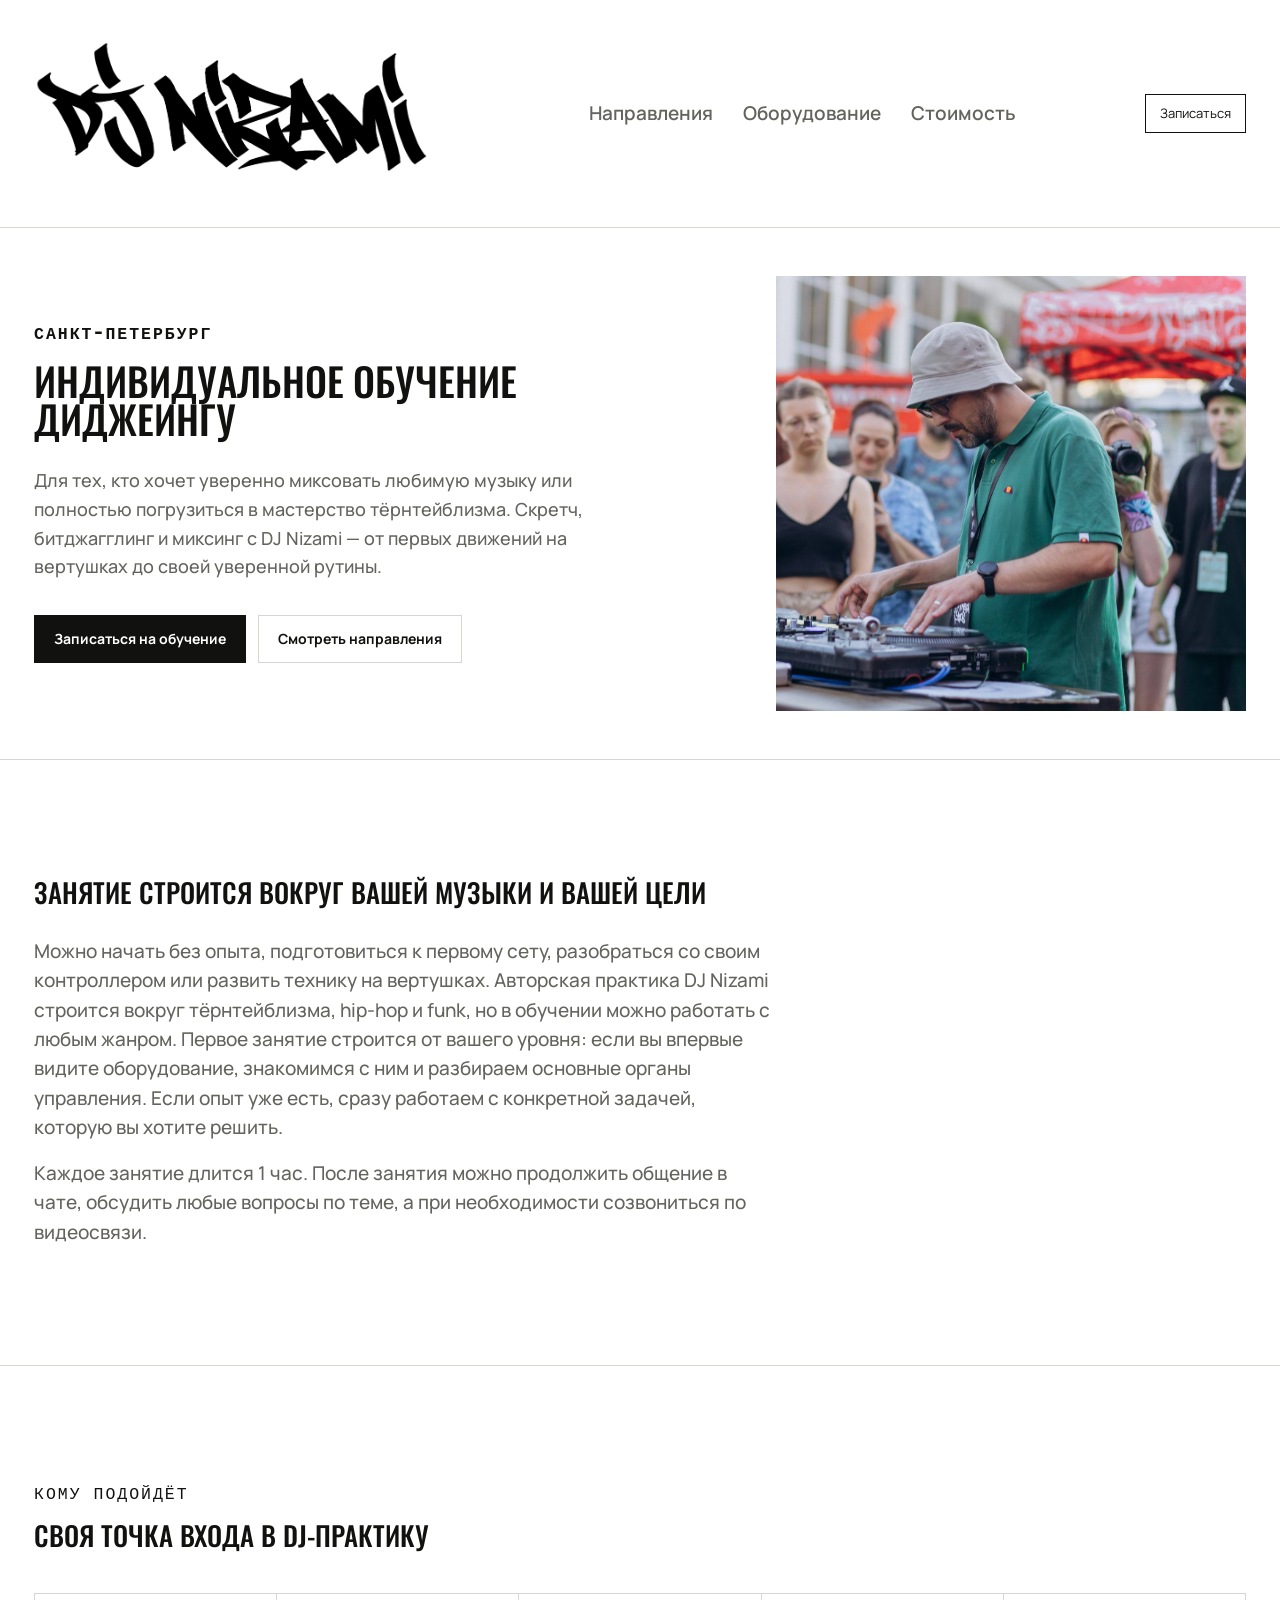
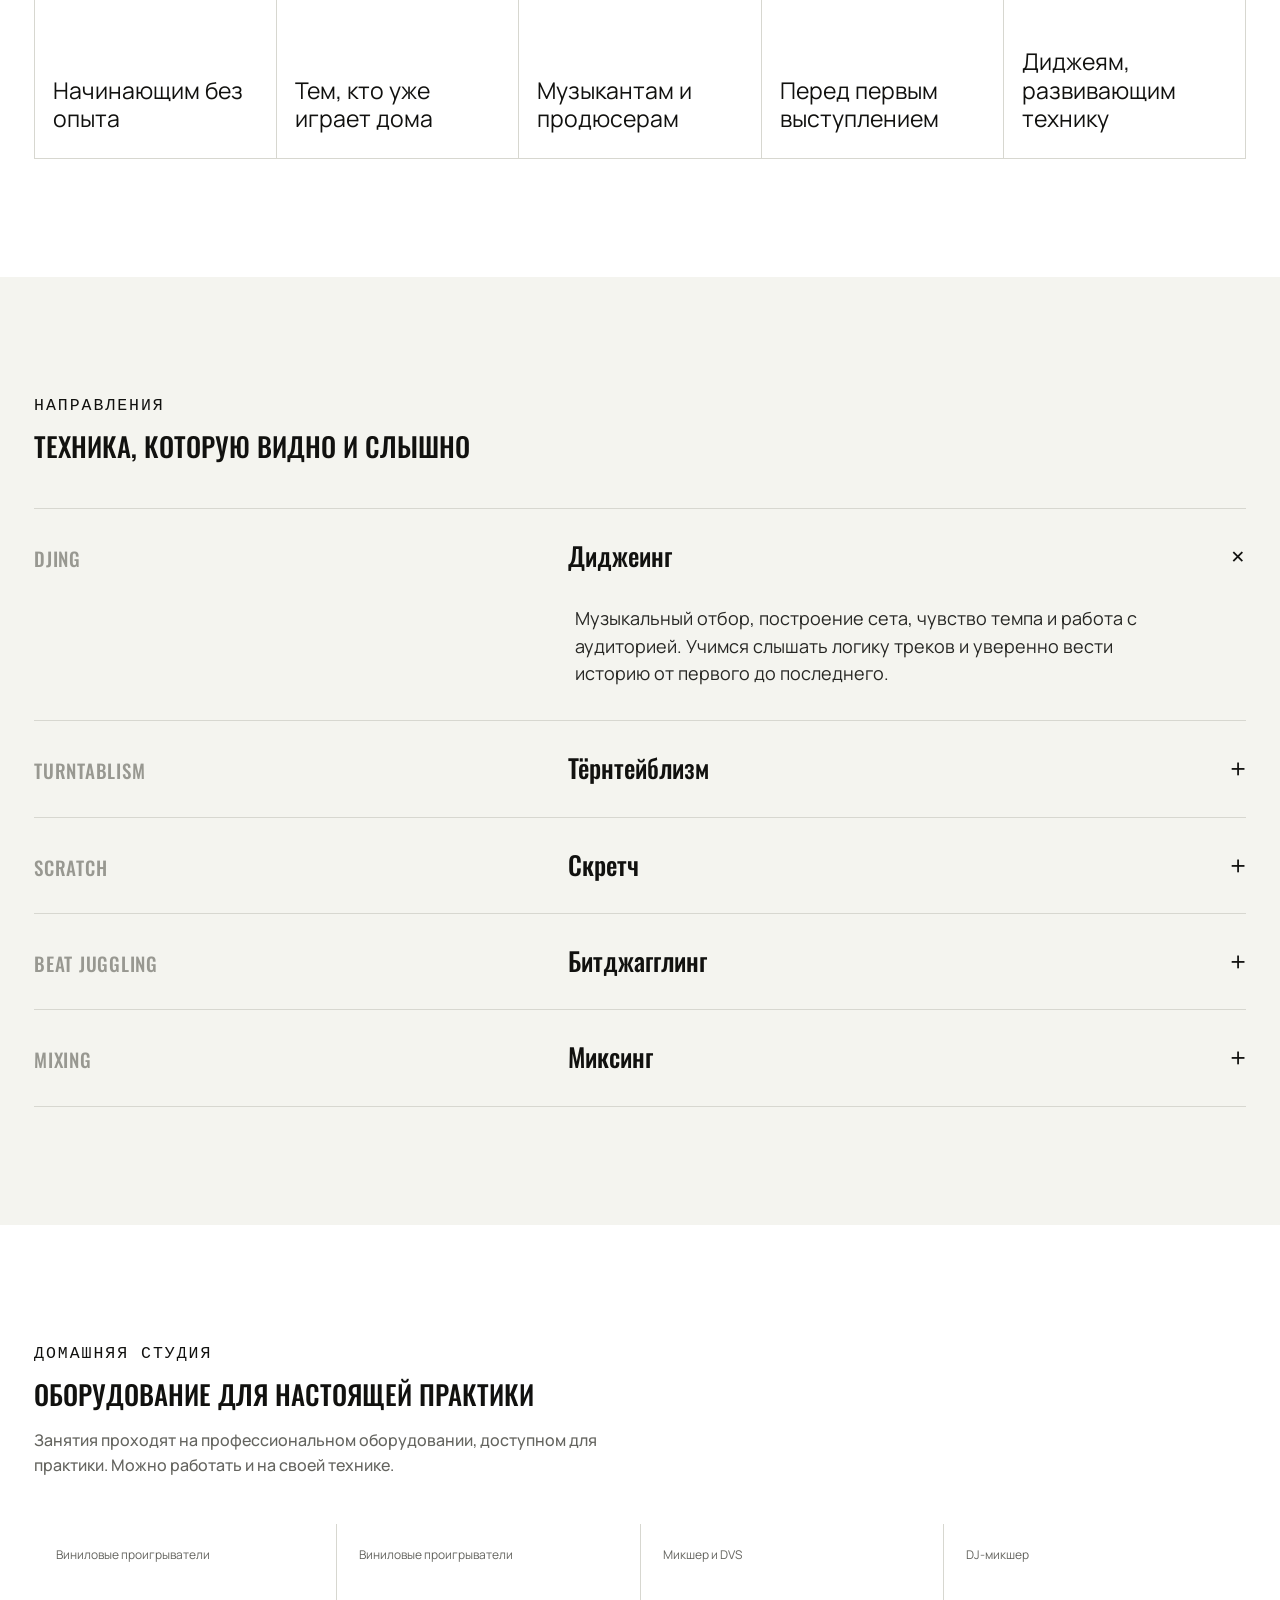
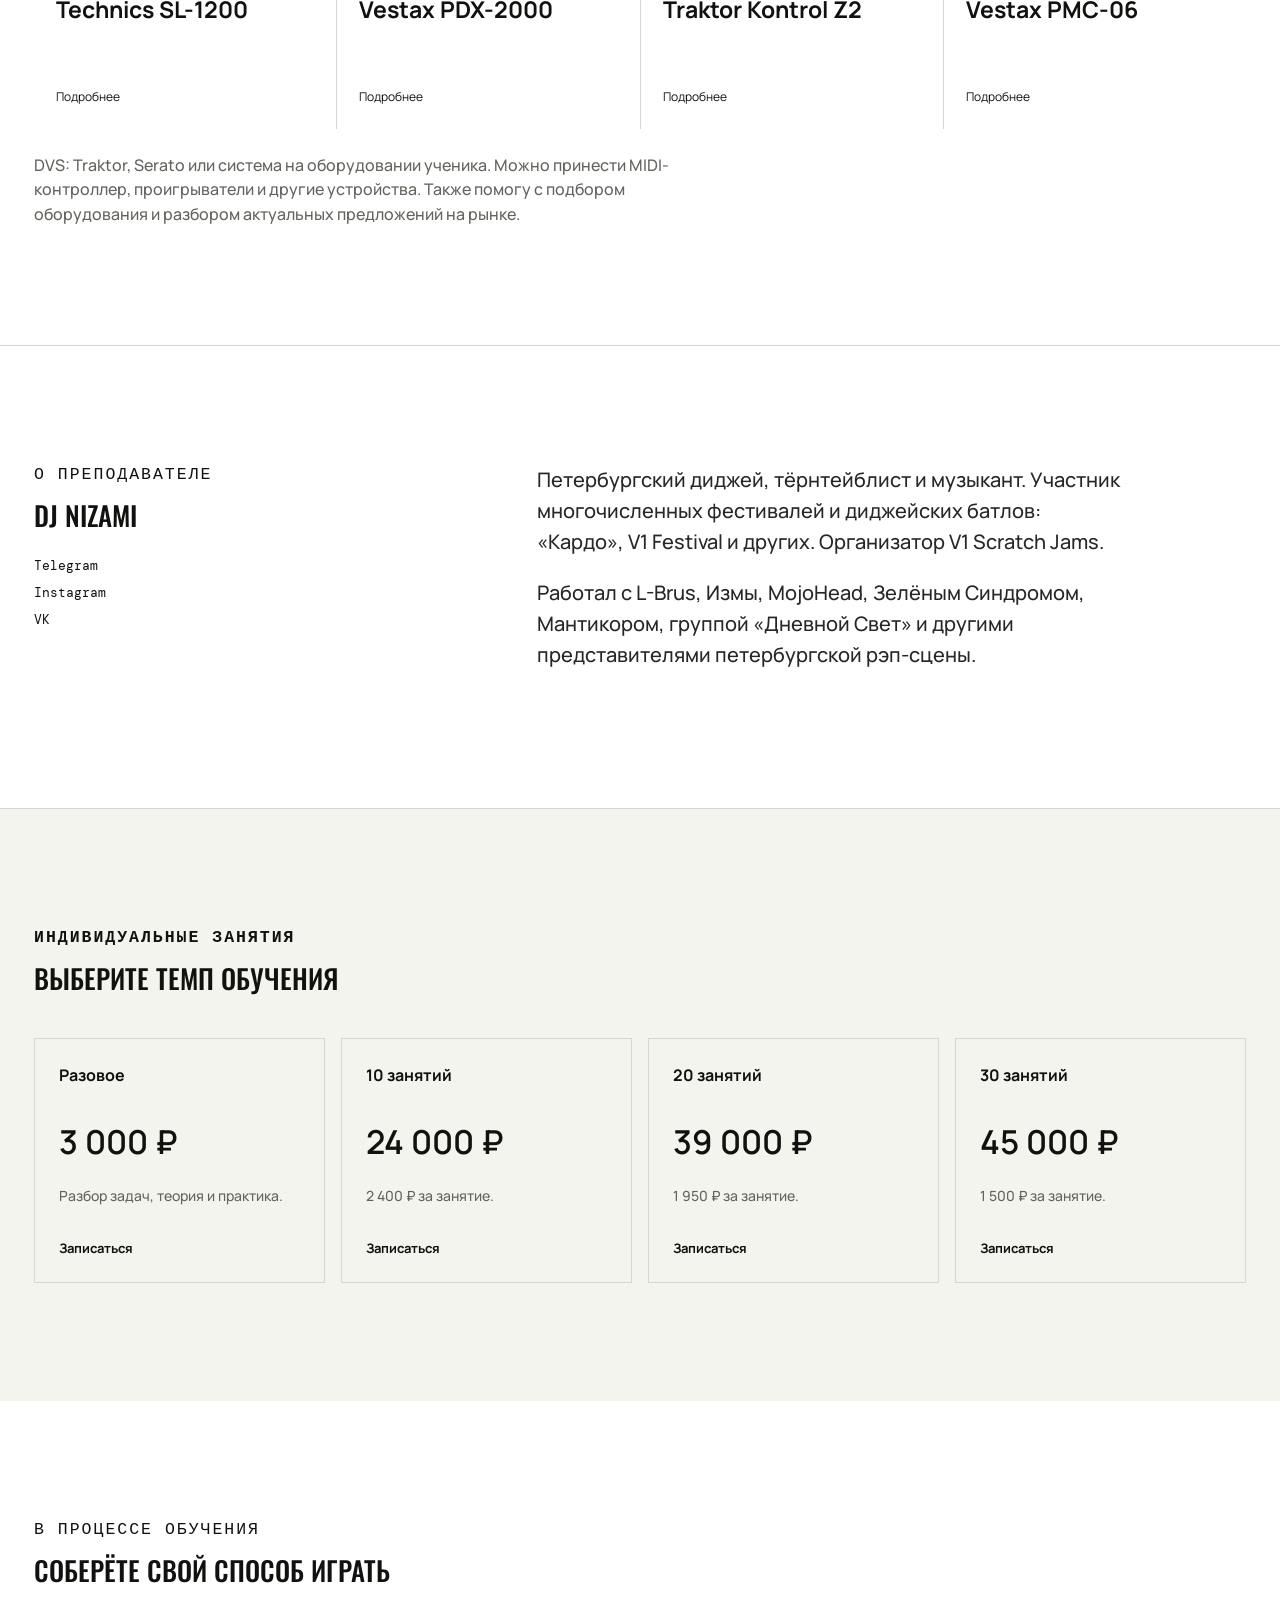
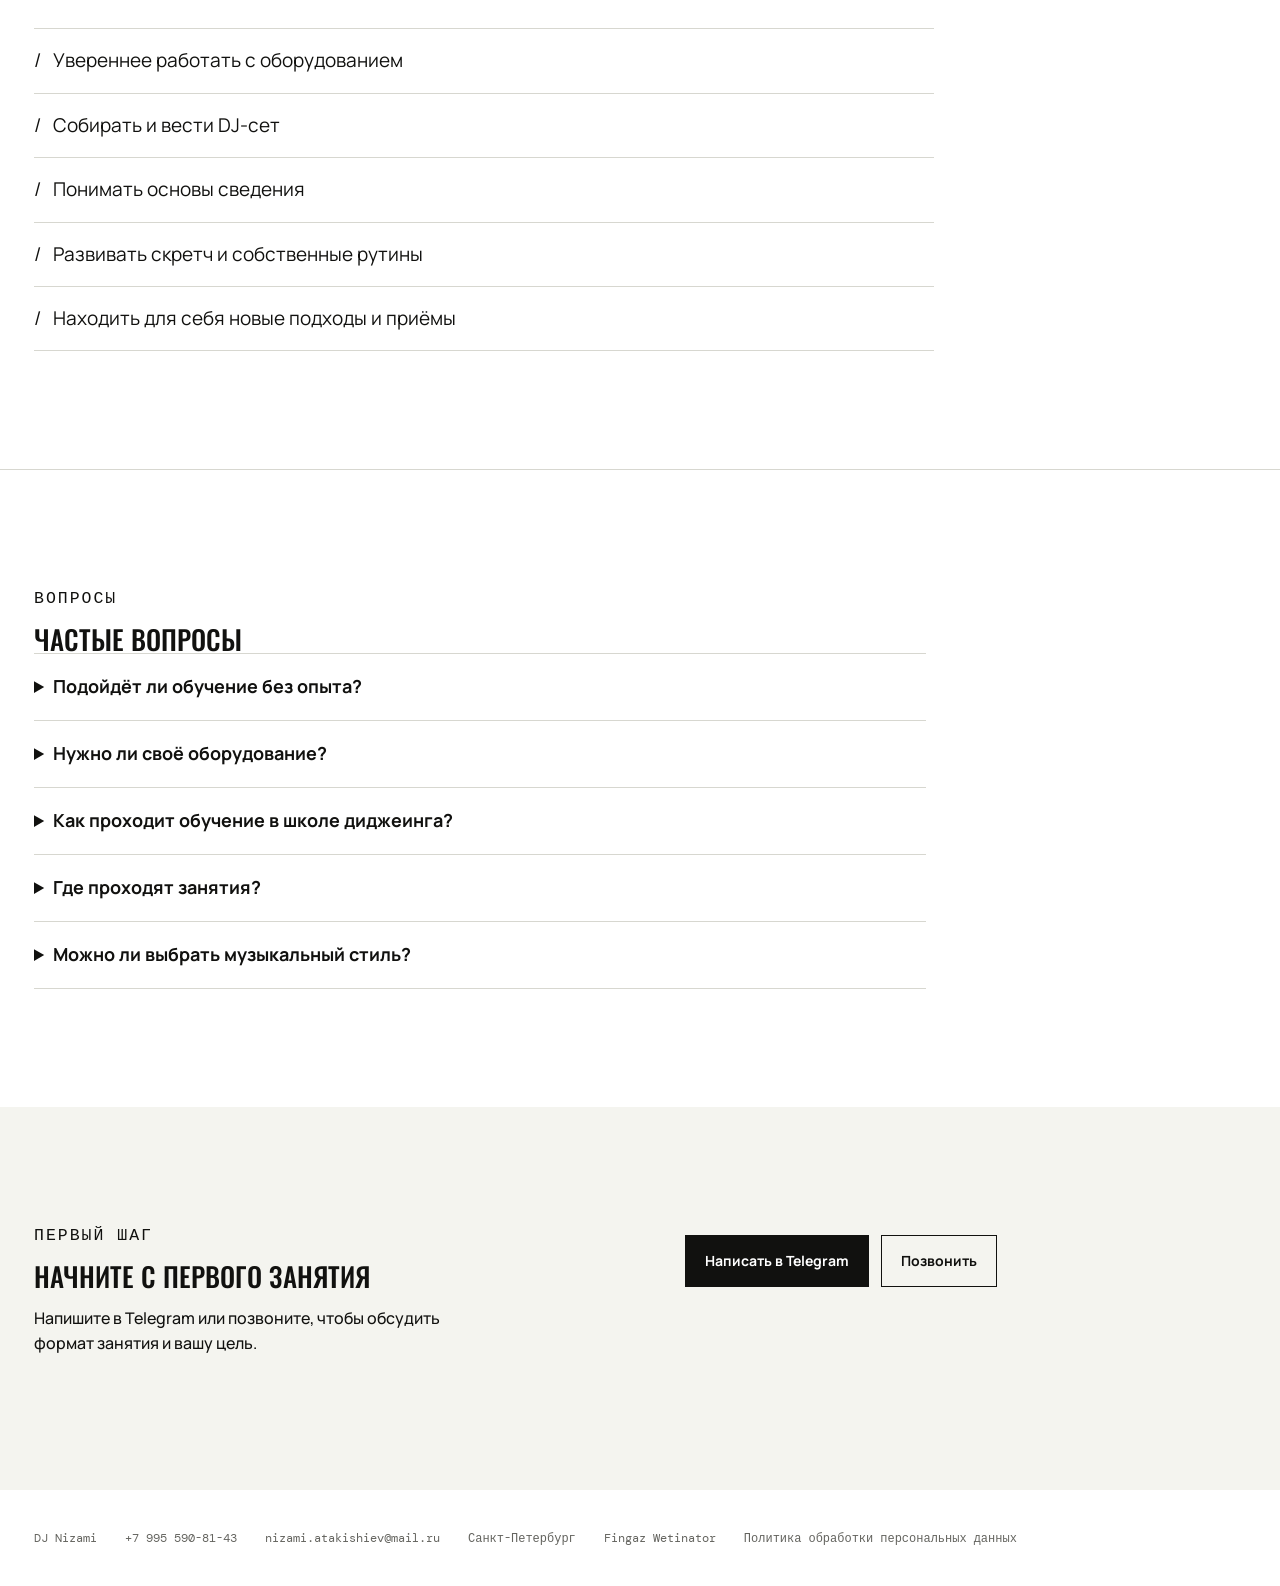
<file: index.html>
<!doctype html>
<html lang="ru">
<head>
  <meta charset="utf-8">
  <meta name="viewport" content="width=device-width, initial-scale=1">
  <meta name="description" content="Индивидуальное обучение диджеингу в Санкт-Петербурге: тёрнтейблизм, скретч, битджагглинг и миксинг с DJ Nizami.">
  <link rel="canonical" href="https://djnizami.ru/">
  <link rel="icon" type="image/png" sizes="120x120" href="/favicon-120.png?v=20260728">
  <link rel="shortcut icon" type="image/png" href="/favicon-120.png?v=20260728">
  <link rel="apple-touch-icon" sizes="120x120" href="/favicon-120.png?v=20260728">
  <meta name="theme-color" content="#ffffff">
  <meta property="og:type" content="website">
  <meta property="og:locale" content="ru_RU">
  <meta property="og:site_name" content="DJ Nizami">
  <meta property="og:url" content="https://djnizami.ru/">
  <meta property="og:title" content="DJ Nizami — обучение диджеингу">
  <meta property="og:description" content="Индивидуальные занятия с профессионалом.">
  <meta property="og:image" content="https://djnizami.ru/assets/portrait-dj-nizami.jpg">
  <meta name="twitter:card" content="summary_large_image">
  <meta name="twitter:title" content="DJ Nizami — обучение диджеингу">
  <meta name="twitter:description" content="Индивидуальные занятия с профессионалом.">
  <meta name="twitter:image" content="https://djnizami.ru/assets/portrait-dj-nizami.jpg">
  <title>DJ Nizami — обучение диджеингу в Санкт-Петербурге</title>
  <script type="application/ld+json">
    {
      "@context": "https://schema.org",
      "@type": "LocalBusiness",
      "@id": "https://djnizami.ru/#business",
      "name": "DJ Nizami",
      "url": "https://djnizami.ru/",
      "image": "https://djnizami.ru/assets/portrait-dj-nizami.jpg",
      "logo": "https://djnizami.ru/assets/logo-transparent-black.png",
      "areaServed": {
        "@type": "City",
        "name": "\u0421\u0430\u043d\u043a\u0442-\u041f\u0435\u0442\u0435\u0440\u0431\u0443\u0440\u0433"
      },
      "description": "Индивидуальное обучение диджеингу в Санкт-Петербурге.",
      "telephone": "+79955908143",
      "email": "nizami.atakishiev@mail.ru",
      "contactPoint": {
        "@type": "ContactPoint",
        "telephone": "+79955908143",
        "contactType": "\u0437\u0430\u043f\u0438\u0441\u044c \u043d\u0430 \u043e\u0431\u0443\u0447\u0435\u043d\u0438\u0435",
        "availableLanguage": "ru",
        "url": "https://djnizami.ru/#request"
      },
      "sameAs": [
        "https://t.me/djnizami",
        "https://instagram.com/djnizami",
        "https://vk.com/djnizami"
      ]
    }
  </script>
  <script type="application/ld+json">
    {
      "@context": "https://schema.org",
      "@type": "FAQPage",
      "mainEntity": [
        {
          "@type": "Question",
          "name": "Подойдёт ли обучение без опыта?",
          "acceptedAnswer": {
            "@type": "Answer",
            "text": "Да. Первое занятие строится с учётом вашей стартовой точки."
          }
        },
        {
          "@type": "Question",
          "name": "Нужно ли своё оборудование?",
          "acceptedAnswer": {
            "@type": "Answer",
            "text": "Нет, в студии есть виниловые проигрыватели и микшеры. Но можно принести и свою технику."
          }
        },
        {
          "@type": "Question",
          "name": "Как проходит обучение в школе диджеинга?",
          "acceptedAnswer": {
            "@type": "Answer",
            "text": "Занятия проходят индивидуально: вместо потоковой программы — работа под ваш уровень, музыкальные интересы и конкретную цель."
          }
        },
        {
          "@type": "Question",
          "name": "Где проходят занятия?",
          "acceptedAnswer": {
            "@type": "Answer",
            "text": "Занятия проходят в домашней студии в Санкт-Петербурге. Детали согласуем перед записью."
          }
        },
        {
          "@type": "Question",
          "name": "Можно ли выбрать музыкальный стиль?",
          "acceptedAnswer": {
            "@type": "Answer",
            "text": "Да. Хотя авторская практика связана с hip-hop и funk, на занятиях можно работать с любым жанром."
          }
        }
      ]
    }
  </script>
  <link rel="stylesheet" href="styles.css?v=20260716-2">
</head>
<body>
  <a class="skip-link" href="#main">Перейти к содержанию</a>
  <header class="site-header">
    <a class="brand" href="#top" aria-label="DJ Nizami, в начало страницы"><img src="assets/logo-transparent-black.png?v=header-20260716-2" alt="DJ Nizami"></a>
    <nav aria-label="Основная навигация">
      <a href="#directions">Направления</a>
      <a href="#equipment">Оборудование</a>
      <a href="#prices">Стоимость</a>
    </nav>
    <a class="header-cta" href="#request">Записаться</a>
  </header>

  <main id="main">
    <section class="hero" id="top" aria-labelledby="hero-title">
      <div class="hero-copy">
        <p class="eyebrow hero-location">Санкт-Петербург</p>
        <h1 id="hero-title">Индивидуальное обучение диджеингу</h1>
        <p class="hero-lead">Для тех, кто хочет уверенно миксовать любимую музыку или полностью погрузиться в мастерство тёрнтейблизма. Скретч, битджагглинг и миксинг с DJ Nizami — от первых движений на вертушках до своей уверенной рутины.</p>
        <div class="actions">
          <a class="button button-primary" href="#request">Записаться на обучение</a>
          <a class="button button-secondary" href="#directions">Смотреть направления</a>
        </div>
      </div>
      <figure class="hero-portrait hero-carousel" aria-label="Фотографии DJ Nizami за работой" tabindex="0">
        <div class="hero-carousel-track">
          <img class="hero-slide is-active" src="assets/portrait-dj-nizami.jpg" alt="Портрет DJ Nizami" fetchpriority="high">
          <img class="hero-slide" src="assets/hero-dj-nizami-01.png" alt="DJ Nizami выступает за проигрывателями" loading="lazy" aria-hidden="true">
          <img class="hero-slide" src="assets/hero-dj-nizami-05.jpg" alt="DJ Nizami за двумя проигрывателями и микшером" loading="lazy" aria-hidden="true">
          <img class="hero-slide" src="assets/hero-dj-nizami-02.png" alt="DJ Nizami за диджейским оборудованием" loading="lazy" aria-hidden="true">
          <img class="hero-slide" src="assets/hero-dj-nizami-06.png" alt="DJ Nizami играет на виниловых проигрывателях" loading="lazy" aria-hidden="true">
          <img class="hero-slide" src="assets/hero-dj-nizami-03.png" alt="DJ Nizami выступает на фестивале" loading="lazy" aria-hidden="true">
          <img class="hero-slide" src="assets/hero-dj-nizami-09.jpg" alt="DJ Nizami за микшером и проигрывателями в клубе" loading="lazy" aria-hidden="true">
          <img class="hero-slide" src="assets/hero-dj-nizami-04.png" alt="DJ Nizami играет винил перед аудиторией" loading="lazy" aria-hidden="true">
          <img class="hero-slide" src="assets/hero-dj-nizami-08.jpg" alt="DJ Nizami за ноутбуком, микшером и проигрывателями" loading="lazy" aria-hidden="true">

          <img class="hero-slide" src="assets/hero-dj-nizami-07.jpg" alt="DJ Nizami за диджейским пультом в клубе" loading="lazy" aria-hidden="true">
        </div>
      </figure>
    </section>

    <section class="intro section" aria-labelledby="intro-title">
      
      <h2 id="intro-title">Занятие строится вокруг вашей музыки и вашей цели</h2>
      <p>Можно начать без опыта, подготовиться к первому сету, разобраться со своим контроллером или развить технику на вертушках. Авторская практика DJ Nizami строится вокруг тёрнтейблизма, hip-hop и funk, но в обучении можно работать с любым жанром. Первое занятие строится от вашего уровня: если вы впервые видите оборудование, знакомимся с ним и разбираем основные органы управления. Если опыт уже есть, сразу работаем с конкретной задачей, которую вы хотите решить.</p><p>Каждое занятие длится 1 час. После занятия можно продолжить общение в чате, обсудить любые вопросы по теме, а при необходимости созвониться по видеосвязи.</p>
    </section>

    <section class="audience section" aria-labelledby="audience-title">
      <div class="section-heading"><p class="eyebrow">Кому подойдёт</p><h2 id="audience-title">Своя точка входа в DJ-практику</h2></div>
      <ul class="audience-grid">
        <li>Начинающим без опыта</li><li>Тем, кто уже играет дома</li><li>Музыкантам и продюсерам</li><li>Перед первым выступлением</li><li>Диджеям, развивающим технику</li>
      </ul>
    </section>

    <section class="directions section" id="directions" aria-labelledby="directions-title">
      <div class="section-heading"><p class="eyebrow">Направления</p><h2 id="directions-title">Техника, которую видно и слышно</h2></div>
      <div class="direction-list">
        <article class="direction is-active">
          <button class="direction-toggle" type="button" aria-expanded="true"><span class="direction-en">DJING</span><span class="direction-ru">Диджеинг</span><span class="toggle-mark" aria-hidden="true">+</span></button>
          <div class="direction-body"><p>Музыкальный отбор, построение сета, чувство темпа и работа с аудиторией. Учимся слышать логику треков и уверенно вести историю от первого до последнего.</p></div>
        </article>
        <article class="direction has-video">
          <button class="direction-toggle" type="button" aria-expanded="false"><span class="direction-en">TURNTABLISM</span><span class="direction-ru">Тёрнтейблизм</span><span class="toggle-mark" aria-hidden="true">+</span></button>
          <div class="direction-body direction-media"><p>Подход, в котором проигрыватели и микшер становятся инструментом живого исполнения. Работа с пластинкой, фейдером, ритмом и собственным почерком.</p><iframe src="https://rutube.ru/play/embed/26ecca52fcd74cde586143cfe38fbb86/" title="Пример тёрнтейблизма от DJ Nizami" loading="lazy" allow="clipboard-write; autoplay" allowfullscreen></iframe></div>
        </article>
        <article class="direction">
          <button class="direction-toggle" type="button" aria-expanded="false"><span class="direction-en">SCRATCH</span><span class="direction-ru">Скретч</span><span class="toggle-mark" aria-hidden="true">+</span></button>
          <div class="direction-body"><p>Управление звуком движением пластинки и кроссфейдера: от чистой базы до выразительных комбинаций, которые органично звучат в музыке.</p></div>
        </article>
        <article class="direction">
          <button class="direction-toggle" type="button" aria-expanded="false"><span class="direction-en">BEAT JUGGLING</span><span class="direction-ru">Битджагглинг</span><span class="toggle-mark" aria-hidden="true">+</span></button>
          <div class="direction-body"><p>Сборка нового ритма из двух копий записи. Лупы, акценты, перестановка фраз и чувство рисунка, который можно сыграть руками.</p></div>
        </article>
        <article class="direction has-video">
          <button class="direction-toggle" type="button" aria-expanded="false"><span class="direction-en">MIXING</span><span class="direction-ru">Миксинг</span><span class="toggle-mark" aria-hidden="true">+</span></button>
          <div class="direction-body direction-media"><p>Точные и музыкальные переходы между треками: синхронизация, фразировка, эквализация и динамика сета.</p><iframe src="https://rutube.ru/play/embed/db1e8961c2b7a7fbd7297ec2999d8719/" title="Пример миксинга от DJ Nizami" loading="lazy" allow="clipboard-write; autoplay" allowfullscreen></iframe></div>
        </article>
      </div>
    </section>

    <section class="equipment section" id="equipment" aria-labelledby="equipment-title">
      <div class="section-heading"><p class="eyebrow">Домашняя студия</p><h2 id="equipment-title">Оборудование для настоящей практики</h2><p>Занятия проходят на профессиональном оборудовании, доступном для практики. Можно работать и на своей технике.</p></div>
      <div class="equipment-grid">
        <button class="equipment-card" data-device="technics" type="button"><span>Виниловые проигрыватели</span><strong>Technics SL-1200</strong><i>Подробнее</i><span class="equipment-preview"><img src="assets/technics-sl-1200.jpg" alt="Виниловый проигрыватель Technics SL-1200"></span></button>
        <button class="equipment-card" data-device="vestax-deck" type="button"><span>Виниловые проигрыватели</span><strong>Vestax PDX-2000</strong><i>Подробнее</i><span class="equipment-preview"><img src="assets/vestax-pdx-2000.webp" alt="Виниловый проигрыватель Vestax PDX-2000"></span></button>
        <button class="equipment-card" data-device="z2" type="button"><span>Микшер и DVS</span><strong>Traktor Kontrol Z2</strong><i>Подробнее</i><span class="equipment-preview"><img src="assets/traktor-kontrol-z2.jpg" alt="Микшер Traktor Kontrol Z2"></span></button>
        <button class="equipment-card" data-device="pmc" type="button"><span>DJ-микшер</span><strong>Vestax PMC-06</strong><i>Подробнее</i><span class="equipment-preview"><img src="assets/vestax-pmc-06.jpg" alt="DJ-микшер Vestax PMC-06"></span></button>
      </div>
      <p class="equipment-note">DVS: Traktor, Serato или система на оборудовании ученика. Можно принести MIDI-контроллер, проигрыватели и другие устройства. Также помогу с подбором оборудования и разбором актуальных предложений на рынке.</p>
    </section>

    <section class="teacher section" aria-labelledby="teacher-title">
      <div class="teacher-aside"><p class="eyebrow">О преподавателе</p><h2 id="teacher-title">DJ Nizami</h2><div class="socials"><a href="https://t.me/djnizami" target="_blank" rel="noreferrer">Telegram</a><a href="https://instagram.com/djnizami" target="_blank" rel="noreferrer">Instagram</a><a href="https://vk.com/djnizami" target="_blank" rel="noreferrer">VK</a></div></div>
      <div class="teacher-copy"><p>Петербургский диджей, тёрнтейблист и музыкант. Участник многочисленных фестивалей и диджейских батлов: «Кардо», V1 Festival и других. Организатор V1 Scratch Jams.</p><p>Работал с L-Brus, Измы, MojoHead, Зелёным Синдромом, Мантикором, группой «Дневной Свет» и другими представителями петербургской рэп-сцены.</p></div>
    </section>

    <section class="prices section" id="prices" aria-labelledby="prices-title">
      <div class="section-heading"><p class="eyebrow price-label">Индивидуальные занятия</p><h2 id="prices-title">Выберите темп обучения</h2></div>
      <div class="price-grid">
        <article><h3>Разовое</h3><p class="price">3 000 ₽</p><p>Разбор задач, теория и практика.</p><a href="#request">Записаться</a></article>
        <article><h3>10 занятий</h3><p class="price">24 000 ₽</p><p>2 400 ₽ за занятие.</p><a href="#request">Записаться</a></article>
        <article><h3>20 занятий</h3><p class="price">39 000 ₽</p><p>1 950 ₽ за занятие.</p><a href="#request">Записаться</a></article>
        <article><h3>30 занятий</h3><p class="price">45 000 ₽</p><p>1 500 ₽ за занятие.</p><a href="#request">Записаться</a></article>
      </div>
    </section>

    <section class="results section" aria-labelledby="results-title"><p class="eyebrow">В процессе обучения</p><h2 id="results-title">Соберёте свой способ играть</h2><ul><li>Увереннее работать с оборудованием</li><li>Собирать и вести DJ-сет</li><li>Понимать основы сведения</li><li>Развивать скретч и собственные рутины</li><li>Находить для себя новые подходы и приёмы</li></ul></section>

    <section class="faq section" aria-labelledby="faq-title"><p class="eyebrow">Вопросы</p><h2 id="faq-title">Частые вопросы</h2><details><summary>Подойдёт ли обучение без опыта?</summary><p>Да. Первое занятие строится с учётом вашей стартовой точки.</p></details><details><summary>Нужно ли своё оборудование?</summary><p>Нет, в студии есть виниловые проигрыватели и микшеры. Но можно принести и свою технику.</p></details><details><summary>Как проходит обучение в школе диджеинга?</summary><p>Занятия проходят индивидуально: вместо потоковой программы — работа под ваш уровень, музыкальные интересы и конкретную цель.</p></details><details><summary>Где проходят занятия?</summary><p>Занятия проходят в домашней студии в Санкт-Петербурге. Детали согласуем перед записью.</p></details><details><summary>Можно ли выбрать музыкальный стиль?</summary><p>Да. Хотя авторская практика связана с hip-hop и funk, на занятиях можно работать с любым жанром.</p></details></section>

    <section class="request section" id="request" aria-labelledby="request-title">
      <div>
        <p class="eyebrow">Первый шаг</p>
        <h2 id="request-title">Начните с первого занятия</h2>
        <p>Напишите в Telegram или позвоните, чтобы обсудить формат занятия и вашу цель.</p>
      </div>
      <div class="request-actions" aria-label="Связаться с DJ Nizami">
        <a class="button button-primary" href="https://t.me/djnizami" target="_blank" rel="noreferrer">Написать в Telegram</a>
        <a class="button button-secondary" href="tel:+79955908143">Позвонить</a>
      </div>
    </section>
  </main>

  <footer><span>DJ Nizami</span><a href="tel:+79955908143">+7 995 590-81-43</a><a href="mailto:nizami.atakishiev@mail.ru">nizami.atakishiev@mail.ru</a><span>Санкт-Петербург</span><a href="https://fingaz-wetinator.ru/" target="_blank" rel="noreferrer">Fingaz Wetinator</a><a href="privacy.html">Политика обработки персональных данных</a></footer>
  <dialog id="device-dialog"><button class="dialog-close" type="button" aria-label="Закрыть">×</button><p class="eyebrow" id="dialog-kicker"></p><h2 id="dialog-title"></h2><p id="dialog-text"></p></dialog>
  <button class="back-to-top" type="button" aria-label="Наверх" title="Наверх">↑</button>
  <script src="script.js?v=20260721-carousel-2"></script>
</body>
</html>
</file>
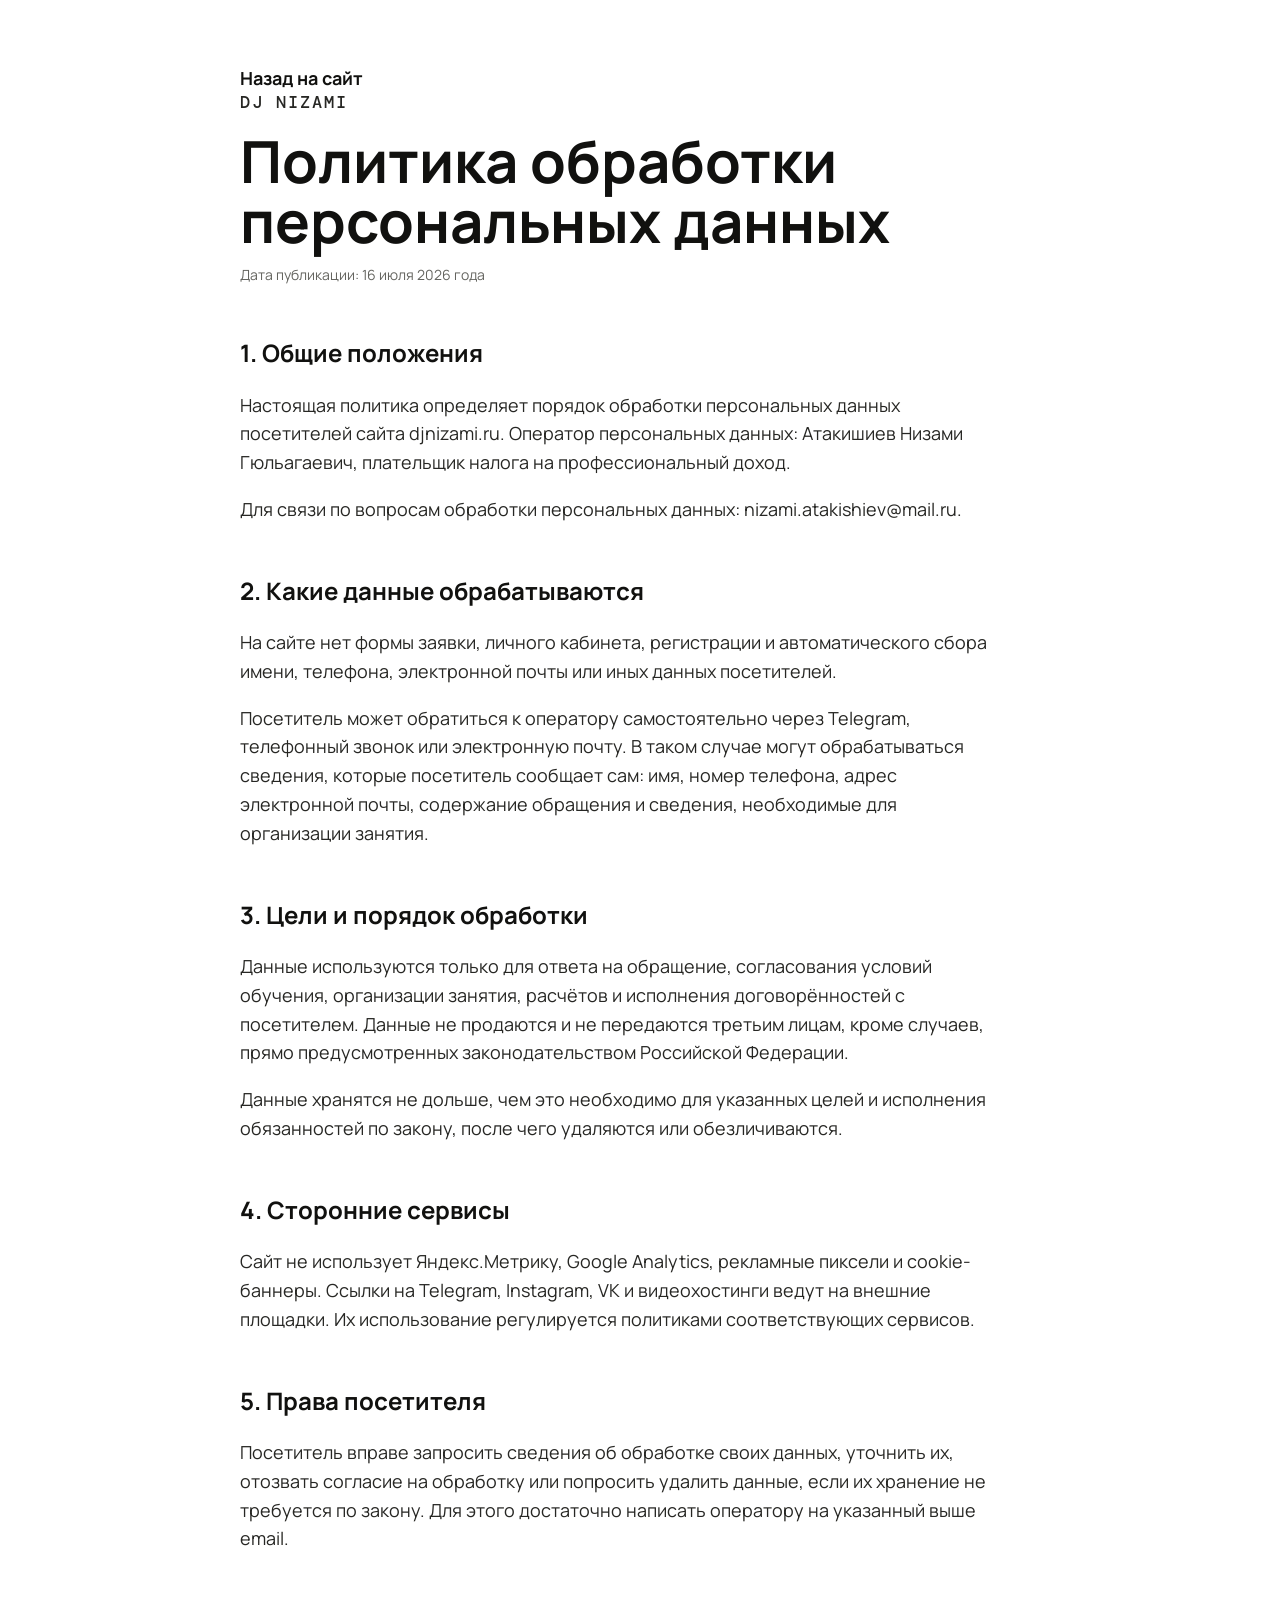
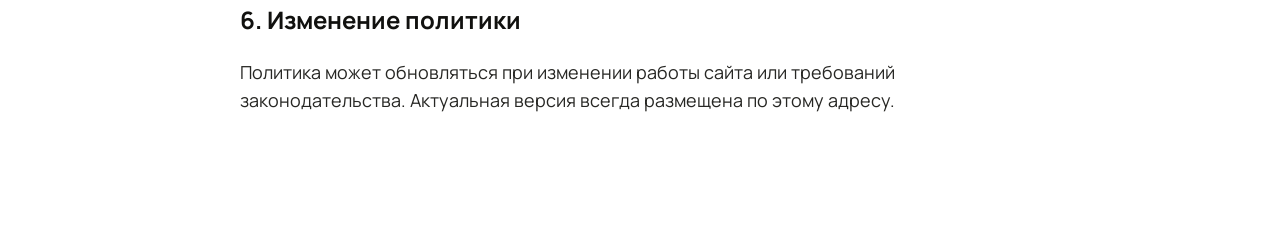
<file: privacy.html>
<!doctype html>
<html lang="ru">
<head>
  <meta charset="utf-8">
  <meta name="viewport" content="width=device-width, initial-scale=1">
  <meta name="robots" content="noindex">
  <title>Политика обработки персональных данных | DJ Nizami</title>
  <link rel="stylesheet" href="styles.css">
  <link rel="icon" type="image/png" sizes="120x120" href="/favicon-120.png?v=20260728">
  <link rel="apple-touch-icon" sizes="120x120" href="/favicon-120.png?v=20260728">
</head>
<body>
  <main class="privacy-page">
    <a class="privacy-back" href="index.html">Назад на сайт</a>
    <p class="eyebrow">DJ Nizami</p>
    <h1>Политика обработки персональных данных</h1>
    <p class="privacy-date">Дата публикации: 16 июля 2026 года</p>
    <section>
      <h2>1. Общие положения</h2>
      <p>Настоящая политика определяет порядок обработки персональных данных посетителей сайта djnizami.ru. Оператор персональных данных: Атакишиев Низами Гюльагаевич, плательщик налога на профессиональный доход.</p>
      <p>Для связи по вопросам обработки персональных данных: <a href="mailto:nizami.atakishiev@mail.ru">nizami.atakishiev@mail.ru</a>.</p>
    </section>
    <section>
      <h2>2. Какие данные обрабатываются</h2>
      <p>На сайте нет формы заявки, личного кабинета, регистрации и автоматического сбора имени, телефона, электронной почты или иных данных посетителей.</p>
      <p>Посетитель может обратиться к оператору самостоятельно через Telegram, телефонный звонок или электронную почту. В таком случае могут обрабатываться сведения, которые посетитель сообщает сам: имя, номер телефона, адрес электронной почты, содержание обращения и сведения, необходимые для организации занятия.</p>
    </section>
    <section>
      <h2>3. Цели и порядок обработки</h2>
      <p>Данные используются только для ответа на обращение, согласования условий обучения, организации занятия, расчётов и исполнения договорённостей с посетителем. Данные не продаются и не передаются третьим лицам, кроме случаев, прямо предусмотренных законодательством Российской Федерации.</p>
      <p>Данные хранятся не дольше, чем это необходимо для указанных целей и исполнения обязанностей по закону, после чего удаляются или обезличиваются.</p>
    </section>
    <section>
      <h2>4. Сторонние сервисы</h2>
      <p>Сайт не использует Яндекс.Метрику, Google Analytics, рекламные пиксели и cookie-баннеры. Ссылки на Telegram, Instagram, VK и видеохостинги ведут на внешние площадки. Их использование регулируется политиками соответствующих сервисов.</p>
    </section>
    <section>
      <h2>5. Права посетителя</h2>
      <p>Посетитель вправе запросить сведения об обработке своих данных, уточнить их, отозвать согласие на обработку или попросить удалить данные, если их хранение не требуется по закону. Для этого достаточно написать оператору на указанный выше email.</p>
    </section>
    <section>
      <h2>6. Изменение политики</h2>
      <p>Политика может обновляться при изменении работы сайта или требований законодательства. Актуальная версия всегда размещена по этому адресу.</p>
    </section>
  </main>
</body>
</html>
</file>
<file: styles.css>
:root { --ink:#11110f; --muted:#64645f; --ground:#ffffff; --panel:#f4f4ef; --line:#d7d7d0; --accent:#11110f; --dark:#ffffff; }
* { box-sizing:border-box; }
html { scroll-behavior:smooth; }
body { margin:0; background:var(--ground); color:var(--ink); font:16px/1.55 Manrope,Arial,sans-serif; }
a { color:inherit; text-decoration:none; } button { font:inherit; cursor:pointer; }
.skip-link { position:fixed; left:16px; top:-80px; background:var(--accent); color:#10100e; padding:10px 14px; z-index:99; }.skip-link:focus { top:16px; }
.site-header { height:76px; max-width:1320px; margin:auto; padding:0 34px; display:flex; align-items:center; justify-content:space-between; gap:28px; border-bottom:1px solid var(--line); }.brand { font-weight:800; letter-spacing:.08em; }.site-header nav { display:flex; gap:30px; color:var(--muted); font-size:19px; line-height:1; font-weight:800; }.site-header nav a:hover,.socials a:hover,footer a:hover { color:var(--accent); }.header-cta { border:1px solid var(--accent); color:var(--accent); padding:8px 14px; font-size:13px; }
.hero,.section,footer { max-width:1320px; margin:auto; padding-left:34px; padding-right:34px; }.hero { min-height:670px; display:grid; grid-template-columns:1fr minmax(320px, .8fr); align-items:stretch; border-bottom:1px solid var(--line); }.hero-copy { align-self:center; max-width:720px; padding:64px 55px 64px 0; }.eyebrow { margin:0 0 16px; font:500 11px/1.25 'DM Mono',monospace; letter-spacing:.12em; text-transform:uppercase; color:var(--accent); }.hero h1 { font-size:clamp(44px,6.1vw,88px); line-height:.99; letter-spacing:0; margin:0; max-width:700px; }.hero-lead { font-size:18px; line-height:1.6; color:var(--muted); max-width:600px; margin:28px 0 34px; }.actions { display:flex; gap:12px; flex-wrap:wrap; }.button { min-height:48px; display:inline-flex; align-items:center; justify-content:center; padding:12px 19px; font-size:14px; font-weight:700; }.button-primary { background:var(--accent); color:#ffffff; border:1px solid var(--accent); }.button-secondary { border:1px solid var(--line); }.hero-portrait { margin:0; min-height:100%; position:relative; overflow:hidden; border-left:1px solid var(--line); }.hero-portrait img { display:block; height:100%; width:100%; object-fit:cover; filter:grayscale(.35) contrast(1.06); }.hero-portrait figcaption { position:absolute; left:18px; bottom:18px; font:11px 'DM Mono',monospace; color:#fff; }
.section { padding-top:118px; padding-bottom:118px; }.intro { max-width:930px; margin-left:max(0px, calc((100vw - 1320px)/2)); }.intro h2,.section h2 { margin:0; font-size:clamp(32px,4.2vw,59px); line-height:1.06; max-width:920px; }.intro > p { max-width:740px; margin:30px 0 0; font-size:19px; color:var(--muted); }.intro > p + p { margin-top:16px; }.section-heading > p:last-child { max-width:580px; color:var(--muted); margin:20px 0 0; }
.audience { border-top:1px solid var(--line); }.audience-grid { list-style:none; display:grid; padding:0; margin:44px 0 0; grid-template-columns:repeat(5,1fr); border-top:1px solid var(--line); border-left:1px solid var(--line); }.audience-grid li { padding:25px 18px; min-height:165px; border-right:1px solid var(--line); border-bottom:1px solid var(--line); font-size:23px; line-height:1.25; display:flex; align-items:flex-end; }
.directions { background:var(--panel); max-width:none; padding-left:max(34px, calc((100vw - 1320px)/2 + 34px)); padding-right:max(34px, calc((100vw - 1320px)/2 + 34px)); }.direction-list { margin-top:48px; border-top:1px solid var(--line); }.direction { border-bottom:1px solid var(--line); transition:background .25s ease; }.direction-toggle { color:inherit; border:0; background:none; padding:26px 0; width:100%; text-align:left; display:grid; grid-template-columns:minmax(130px,.8fr) minmax(180px,1fr) auto; align-items:baseline; gap:20px; }.direction-en { color:#989891; font-size:clamp(20px,3vw,38px); font-weight:800; letter-spacing:.04em; }.direction-ru { font-size:clamp(27px,4vw,54px); font-weight:700; }.toggle-mark { font-size:28px; color:var(--accent); transition:transform .25s; }.direction.is-active .toggle-mark { transform:rotate(45deg); }.direction-body { display:grid; grid-template-columns:minmax(130px,.8fr) minmax(180px,1fr) auto; gap:20px; max-height:0; overflow:hidden; opacity:0; transition:max-height .4s ease, opacity .25s ease, padding .3s ease; }.direction.is-active .direction-body { max-height:640px; opacity:1; padding:0 0 32px; }.direction-body p { margin:0; grid-column:2; max-width:580px; font-size:18px; color:#272724; }.direction-media video,.direction-media iframe { grid-column:3; grid-row:1; width:min(380px,28vw); aspect-ratio:16 / 9; height:auto; max-height:220px; border:0; border-radius:8px; background:#000; }
.equipment { border-bottom:1px solid var(--line); }.equipment-grid { display:grid; grid-template-columns:repeat(4,1fr); gap:1px; background:var(--line); margin-top:46px; }.equipment-card { border:0; background:var(--dark); color:var(--ink); min-height:205px; text-align:left; padding:22px; display:flex; flex-direction:column; align-items:flex-start; }.equipment-card:hover { background:#ecece6; }.equipment-card span,.equipment-card i { color:var(--muted); font-size:12px; font-style:normal; }.equipment-card strong { font-size:23px; line-height:1.15; margin-top:32px; }.equipment-card i { margin-top:auto; color:var(--accent); }.equipment-note { max-width:700px; color:var(--muted); margin:24px 0 0; }
.teacher { display:grid; grid-template-columns:.8fr 1.2fr; gap:30px; border-bottom:1px solid var(--line); }.teacher-copy { max-width:590px; font-size:20px; color:#272724; }.teacher-copy p:first-child { margin-top:0; }.socials { display:flex; flex-wrap:wrap; gap:18px; margin-top:28px; font:13px 'DM Mono',monospace; color:var(--accent); }
.prices { background:var(--panel); max-width:none; padding-left:max(34px, calc((100vw - 1320px)/2 + 34px)); padding-right:max(34px, calc((100vw - 1320px)/2 + 34px)); }.price-grid { display:grid; grid-template-columns:repeat(4,1fr); margin-top:46px; gap:16px; }.price-grid article { min-height:245px; border:1px solid var(--line); padding:24px; display:flex; flex-direction:column; }.price-grid h3 { margin:0; font-size:16px; }.price { margin:28px 0 4px; color:var(--accent); font-size:33px; font-weight:800; }.price-grid article > p:last-of-type { color:var(--muted); font-size:14px; }.price-grid a { margin-top:auto; color:var(--accent); font-size:13px; font-weight:700; }
.results { border-bottom:1px solid var(--line); }.results ul { list-style:none; padding:0; margin:44px 0 0; max-width:900px; }.results li { border-top:1px solid var(--line); padding:17px 0; font-size:19px; }.results li:last-child { border-bottom:1px solid var(--line); }.results li::before { content:'/'; color:var(--accent); margin-right:12px; }.faq { max-width:960px; margin-left:max(0px, calc((100vw - 1320px)/2)); }.faq details { border-top:1px solid var(--line); padding:19px 0; }.faq details:last-child { border-bottom:1px solid var(--line); }.faq summary { cursor:pointer; font-size:18px; font-weight:700; }.faq details p { max-width:680px; color:var(--muted); margin:15px 0 4px; }
.request { background:#f4f4ef; color:#11110f; max-width:none; padding-left:max(34px, calc((100vw - 1320px)/2 + 34px)); padding-right:max(34px, calc((100vw - 1320px)/2 + 34px)); display:grid; grid-template-columns:1fr 1fr; gap:90px; }.request .eyebrow { color:#11110f; }.request h2 { max-width:550px; }.request > div > p:last-child { max-width:450px; }.request-actions { display:flex; flex-wrap:wrap; align-self:start; gap:12px; padding-top:10px; }.request-actions .button { min-height:52px; margin:0; }.request .button-primary { background:#11110f; color:#ffffff; border-color:#11110f; }.request .button-secondary { background:transparent; color:#11110f; border-color:#11110f; }
footer { min-height:96px; display:flex; flex-wrap:wrap; align-items:center; gap:13px 28px; color:var(--muted); font:12px 'DM Mono',monospace; }.dialog-close { position:absolute; right:16px; top:12px; background:none; color:var(--ink); border:0; font-size:32px; }.dialog-close:focus-visible,.direction-toggle:focus-visible,.equipment-card:focus-visible,a:focus-visible,button:focus-visible,summary:focus-visible { outline:2px solid var(--accent); outline-offset:4px; }dialog { max-width:610px; border:1px solid var(--line); background:#ffffff; color:var(--ink); padding:42px; }dialog::backdrop { background:rgba(0,0,0,.72); }dialog h2 { margin:0 0 18px; font-size:34px; }dialog p { color:#272724; }dialog #dialog-skills { color:var(--accent); }
@media (max-width:800px) { .site-header { padding:0 18px; height:65px; }.site-header nav { display:none; }.hero,.section,footer { padding-left:18px; padding-right:18px; }.hero { grid-template-columns:1fr; min-height:auto; }.hero-copy { padding:68px 0 40px; }.hero h1 { font-size:50px; }.hero-portrait { min-height:375px; border-left:0; border-top:1px solid var(--line); }.section { padding-top:76px; padding-bottom:76px; }.intro { margin-left:0; }.intro > p,.direction-body p { font-size:17px; }.audience-grid { grid-template-columns:1fr 1fr; }.audience-grid li { min-height:100px; }.directions,.prices,.request { padding-left:18px; padding-right:18px; }.direction-toggle { grid-template-columns:1fr auto; gap:8px; }.direction-en { grid-column:1; grid-row:1; font-size:20px; }.direction-ru { grid-column:1; grid-row:2; }.toggle-mark { grid-column:2; grid-row:1 / span 2; }.direction-body { display:block; }.direction.is-active .direction-body { padding-bottom:25px; }.direction-media video,.direction-media iframe { width:100%; max-height:none; margin-top:20px; }.equipment-grid,.price-grid { grid-template-columns:1fr 1fr; }.teacher,.request { grid-template-columns:1fr; gap:35px; }.teacher-copy { font-size:18px; }.faq { margin-left:0; }.request { padding-top:76px; padding-bottom:76px; }.request h2 { font-size:42px; }.request-actions { width:100%; padding-top:0; }.request-actions .button { width:100%; min-height:56px; }.hero-lead { font-size:17px; } }
@media (max-width:440px) { .header-cta { padding:7px 10px; }.brand { font-size:14px; }.equipment-grid,.price-grid { grid-template-columns:1fr; }.audience-grid { grid-template-columns:1fr; }.hero h1 { font-size:44px; } }
@media (prefers-reduced-motion: reduce) { *,*::before,*::after { scroll-behavior:auto!important; transition:none!important; } }
.js .section, .js .hero-portrait, .js .equipment-card { opacity:0; transform:translateY(18px); transition:opacity .55s ease, transform .55s ease; }
.js .is-visible { opacity:1; transform:translateY(0); }
.equipment-card { transition:background .2s ease, opacity .55s ease, transform .55s ease; }

/* Compact hero layout: text and portrait always occupy separate columns. */
.site-header { height:228px; }
.brand { display:flex; align-items:center; width:425px; height:210px; }
.brand img { display:block; width:100%; height:100%; object-fit:contain; object-position:left center; }
.hero { min-height:0; grid-template-columns:minmax(0, 1.08fr) minmax(330px, .92fr); column-gap:clamp(36px, 6vw, 104px); padding-top:48px; padding-bottom:48px; }
.hero-copy { padding:42px 0; }
.hero-portrait { width:100%; max-width:470px; min-height:0; height:auto; aspect-ratio:1.08 / 1; justify-self:end; align-self:center; border:0; background:#f4f4ef; }
.hero-portrait img { object-fit:contain; object-position:center; filter:grayscale(.12) brightness(1.18) contrast(.98); }
.hero-portrait figcaption { display:none; }
@media (max-width:800px) {
  .site-header { height:136px; }
  .brand { width:245px; height:121px; }
  .header-cta { display:none; }
  .hero { grid-template-columns:1fr; gap:26px; padding-top:26px; padding-bottom:38px; }
  .hero-copy { padding:28px 0 0; }
  .hero-portrait { width:min(100%, 460px); justify-self:start; aspect-ratio:1 / .95; border:0; }
}
.back-to-top { position:fixed; right:22px; bottom:22px; z-index:10; width:46px; height:46px; border:1px solid #11110f; background:#ffffff; color:#11110f; font-size:24px; line-height:1; opacity:0; pointer-events:none; transform:translateY(10px); transition:opacity .2s ease, transform .2s ease, background .2s ease, color .2s ease; }
.back-to-top.is-visible { opacity:1; pointer-events:auto; transform:translateY(0); }
.back-to-top:hover { background:#11110f; color:#ffffff; }
@media (max-width:800px) { .back-to-top { right:16px; bottom:16px; } }

.hero-location { font-weight:800; }

.price-label { font-weight:800; }

.teacher-aside .socials { flex-direction:column; align-items:flex-start; gap:10px; margin-top:28px; }

@media (min-width:801px) and (max-width:1150px) { .site-header nav { gap:20px; font-size:17px; } }

.equipment-card { position:relative; overflow:visible; }
.equipment-preview { position:absolute; z-index:3; left:16px; right:16px; bottom:calc(100% + 14px); height:168px; display:block; overflow:hidden; border:1px solid #11110f; background:#ffffff; box-shadow:7px 7px 0 #11110f; opacity:0; pointer-events:none; transform:translateY(12px) scale(.97); transition:opacity .2s ease, transform .2s ease; }
.equipment-preview img { width:100%; height:100%; display:block; object-fit:cover; }
.equipment-card:hover .equipment-preview, .equipment-card:focus-visible .equipment-preview { opacity:1; transform:translateY(0) scale(1); }
@media (hover:none) { .equipment-preview { display:none; } }

.hero h1, .section h2, .intro h2, .teacher h2, .request h2, .direction-ru, .direction-en { font-family:Oswald, Arial Narrow, Arial, sans-serif; font-weight:700; }
.hero h1, .section h2, .intro h2, .teacher h2, .request h2 { text-transform:uppercase; }

.hero h1, .section h2, .intro h2, .teacher h2, .request h2, .direction-ru, .direction-en { font-weight:500; }
.site-header nav, .hero-location, .price-label { font-weight:600; }
.price { font-weight:600; }

.eyebrow { font-size:16.5px; }
.hero h1 { font-size:clamp(22px, 3.05vw, 44px); }
.section h2, .intro h2, .teacher h2, .request h2 { font-size:clamp(16px, 2.1vw, 30px); }
.direction-en { font-size:clamp(10px, 1.5vw, 19px); }
.direction-ru { font-size:clamp(14px, 2vw, 27px); }
@media (max-width:800px) { .hero h1 { font-size:25px; } .request h2 { font-size:21px; } }

.hero-lead,
.intro > p,
.section-heading > p:last-child,
.equipment-note,
.teacher-copy,
.price-grid article > p:last-of-type,
.faq details p,
.request > div > p:last-child { font-weight:500; }
@media (max-width:800px) {
  .equipment-preview {
    display:block;
    position:static;
    width:100%;
    height:154px;
    margin-top:22px;
    border:0;
    box-shadow:none;
    opacity:1;
    pointer-events:auto;
    transform:none;
  }
}
@media (max-width:800px) {
  .audience-grid { display:block; margin-top:30px; border:0; }
  .audience-grid li { display:block; position:relative; min-height:0; padding:0 0 16px 22px; border:0; font-size:18px; line-height:1.35; }
  .audience-grid li::before { content:'•'; position:absolute; left:0; color:var(--accent); }
}
@media (max-width:800px) {
  .directions .section-heading .eyebrow { font-size:15px; }
  .directions .section-heading h2 { font-size:31px; }
  .directions .direction-en { font-size:21px; }
  .directions .direction-ru { font-size:27px; line-height:1.08; }
}
@font-face { font-family: "Manrope"; src: url("assets/fonts/Manrope-Variable.ttf") format("truetype"); font-style: normal; font-weight: 200 800; font-display: swap; }
@font-face { font-family: "Oswald"; src: url("assets/fonts/Oswald-Variable.ttf") format("truetype"); font-style: normal; font-weight: 200 700; font-display: swap; }
@font-face { font-family: "DM Mono"; src: url("assets/fonts/DMMono-Regular.ttf") format("truetype"); font-style: normal; font-weight: 400; font-display: swap; }
@font-face { font-family: "DM Mono"; src: url("assets/fonts/DMMono-Medium.ttf") format("truetype"); font-style: normal; font-weight: 500; font-display: swap; }

.privacy-page { width:min(100% - 36px, 800px); margin:0 auto; padding:64px 0 96px; font-size:18px; line-height:1.6; }
.privacy-page h1 { margin:18px 0 10px; font-size:clamp(34px, 5vw, 58px); line-height:1.02; }
.privacy-page h2 { margin:48px 0 12px; font-size:24px; }
.privacy-page p { max-width:760px; color:#272724; }
.privacy-date { color:var(--muted)!important; font-size:14px; }
.privacy-back { color:var(--accent); font-weight:700; }
/* Header logo keeps its native proportions on mobile browsers. */
.site-header .brand { display:block; width:425px; height:auto; aspect-ratio:3839 / 1896; }
.site-header .brand img { display:block; width:100%; height:auto; max-width:100%; object-fit:initial; object-position:initial; }
@media (max-width:800px) { .site-header .brand { width:245px; height:auto; } }
/* Hero carousel: advances automatically and on photo click. */
.hero-carousel { isolation:isolate; overflow:hidden; background:#f4f4ef; cursor:pointer; }
.hero-carousel-track { position:absolute; inset:0; }
.hero-carousel .hero-slide { position:absolute; inset:0; width:100%; height:100%; object-fit:cover; object-position:center; filter:none; opacity:0; transform:scale(1.025); transition:opacity .32s ease, transform .5s ease; }
.hero-carousel .hero-slide.is-active { opacity:1; transform:scale(1); }
</file>
